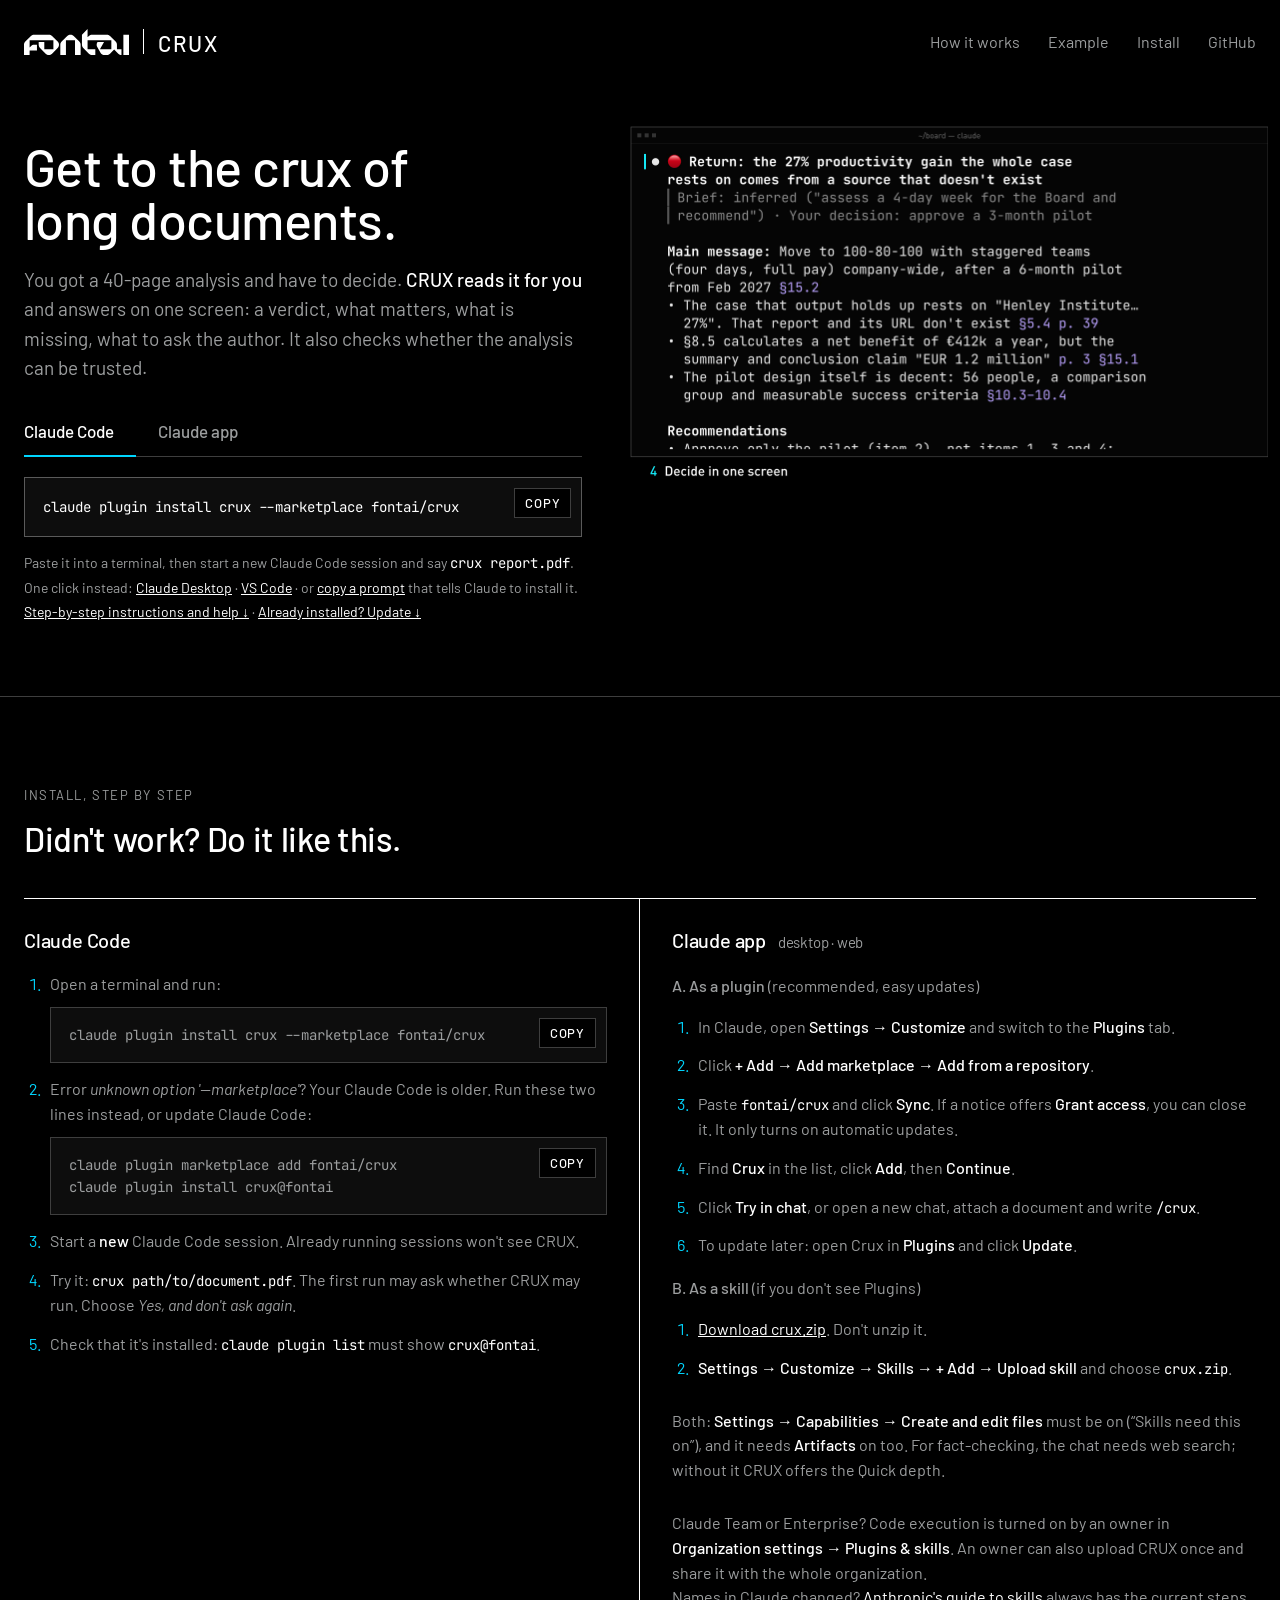
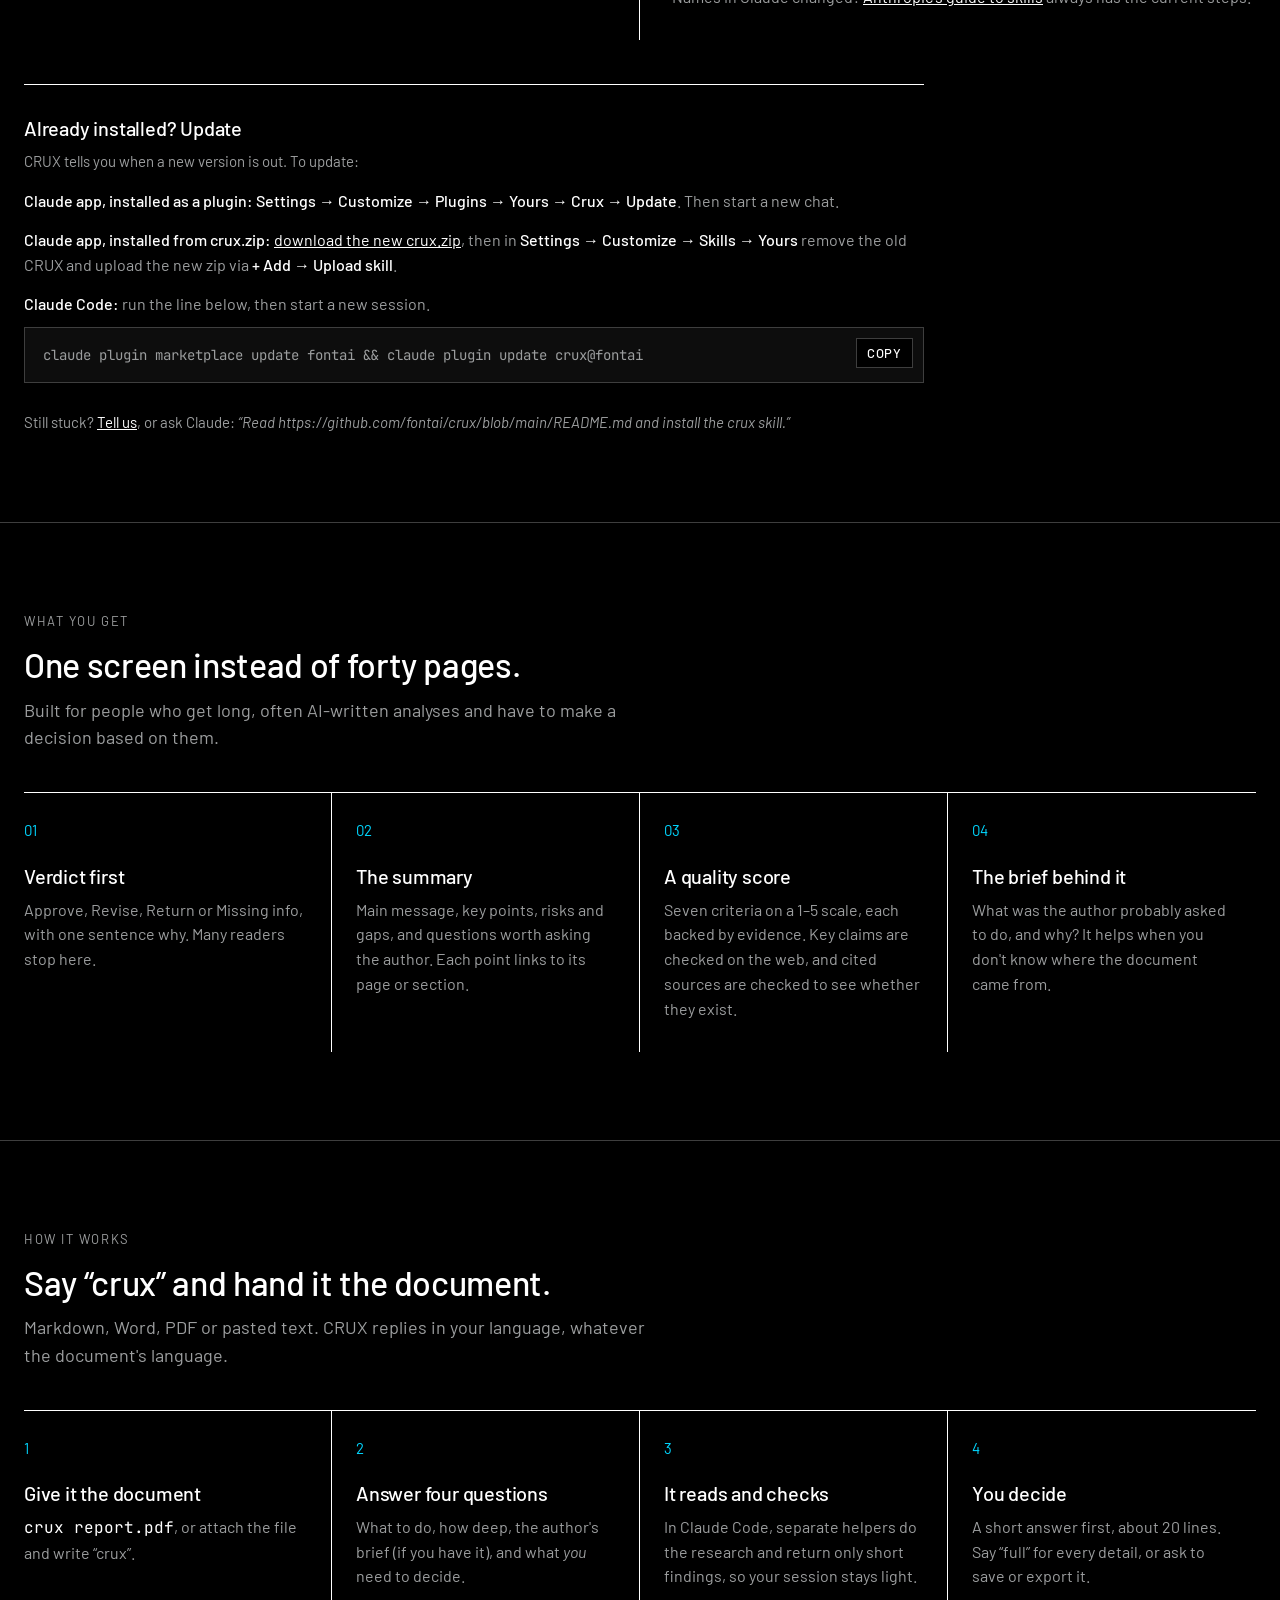
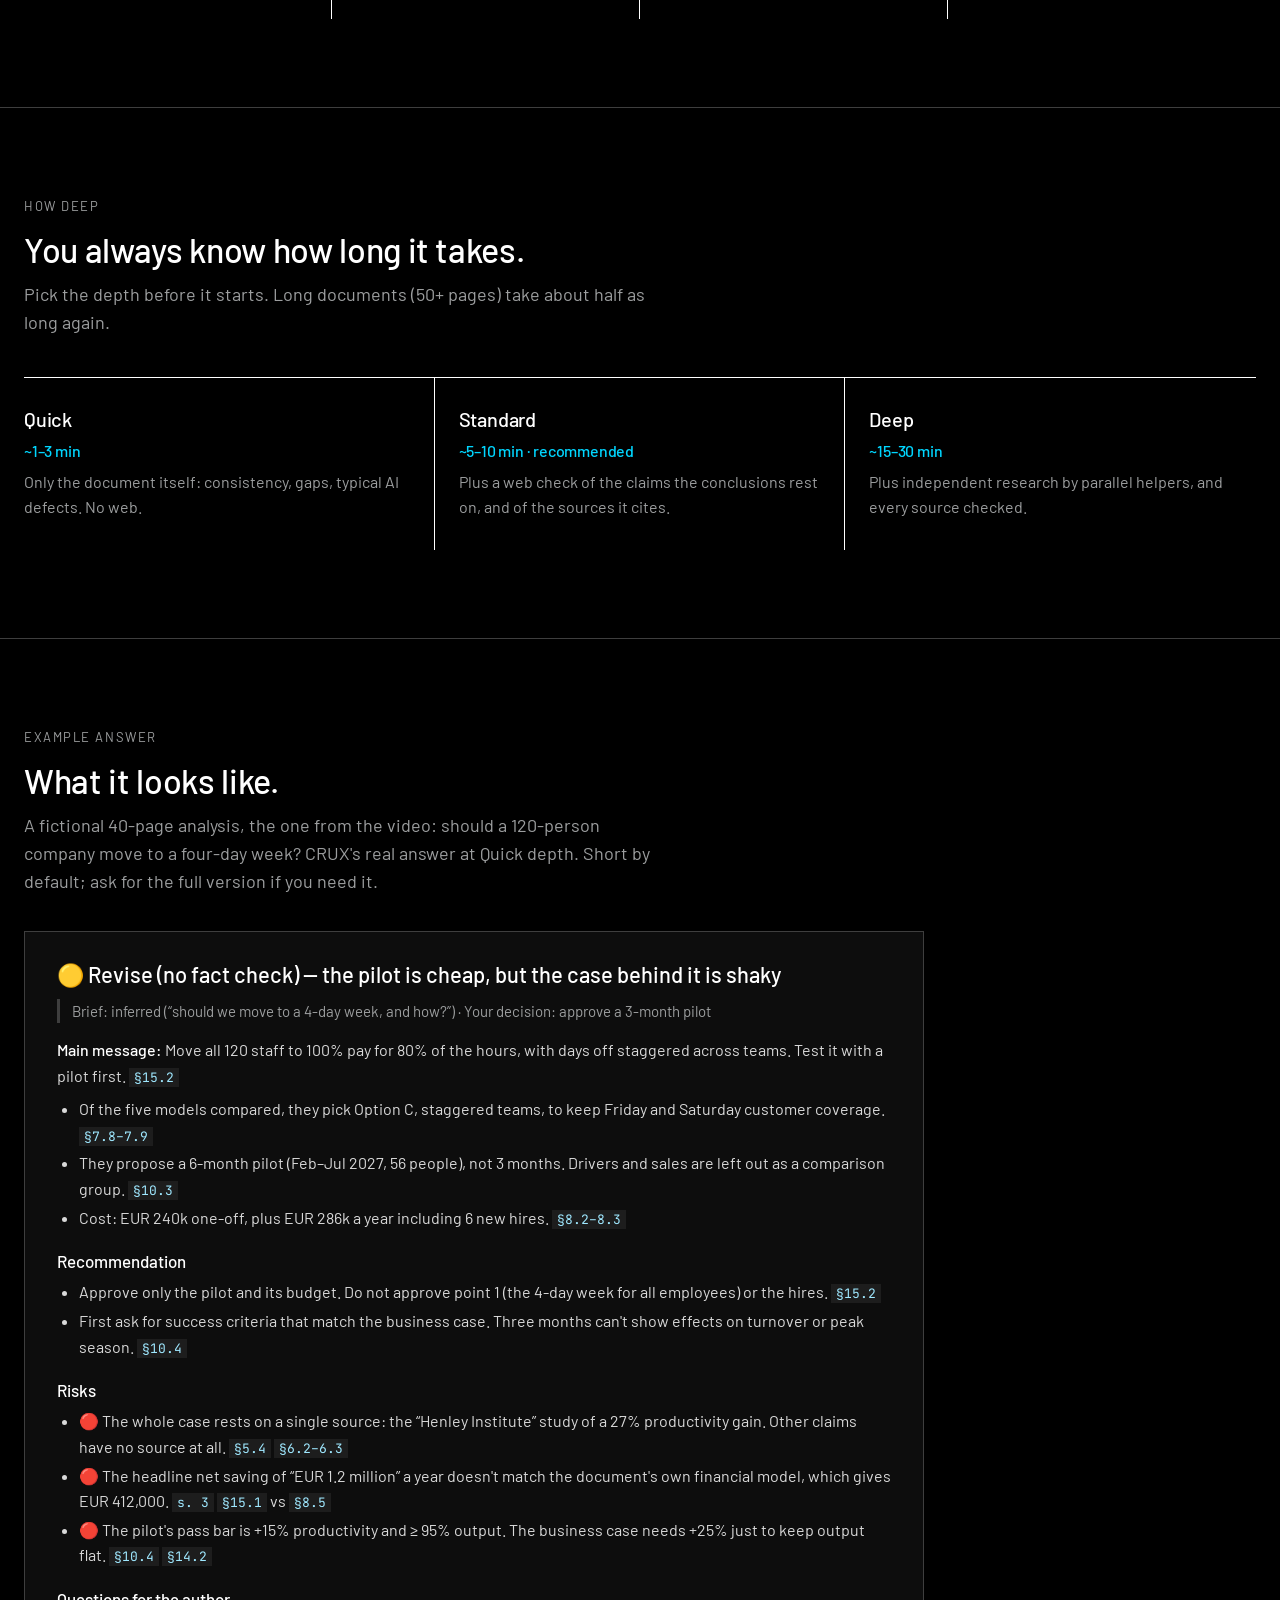
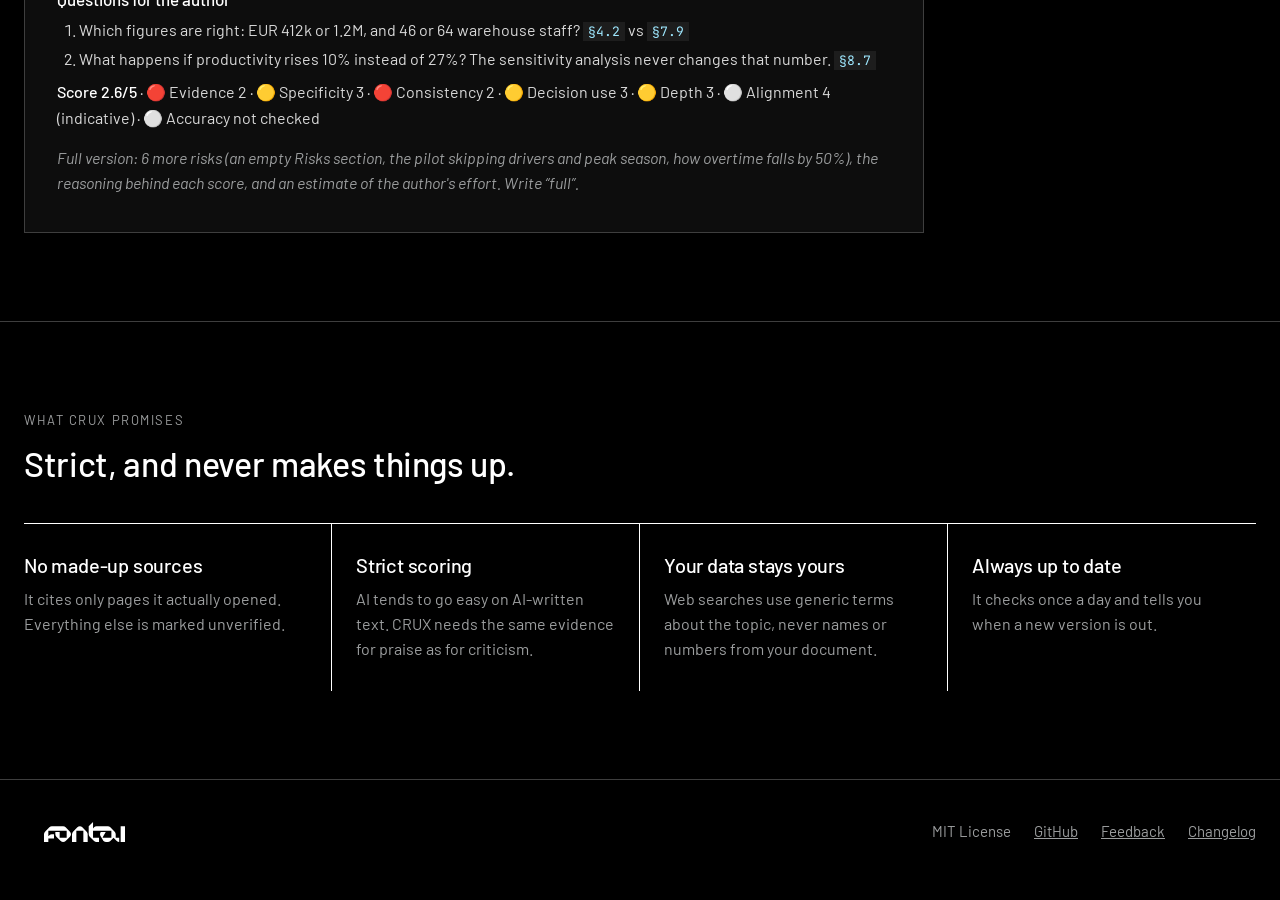
<file: site/index.html>
<!doctype html>
<html lang="en">
<head>
<meta charset="utf-8">
<meta name="viewport" content="width=device-width, initial-scale=1">
<title>Fontai CRUX — summarize and fact-check long documents</title>
<meta name="description" content="Free skill for Claude. Give it a long report or AI-written analysis and get one screen: verdict, key points, risks and a fact-checked quality score.">
<link rel="canonical" href="https://crux.fontai.org/">
<meta name="robots" content="index, follow, max-image-preview:large">
<meta name="author" content="Fontai">
<meta name="theme-color" content="#000000">
<meta name="color-scheme" content="dark">

<!-- Open Graph: iMessage, WhatsApp, Slack, LinkedIn, Facebook -->
<meta property="og:type" content="website">
<meta property="og:site_name" content="Fontai">
<meta property="og:locale" content="en_US">
<meta property="og:url" content="https://crux.fontai.org/">
<meta property="og:title" content="Fontai CRUX — get to the crux of long documents">
<meta property="og:description" content="Verdict, summary and a fact-checked quality score on one screen. A free skill for Claude Code and the Claude app.">
<meta property="og:image" content="https://crux.fontai.org/assets/og.png">
<meta property="og:image:type" content="image/png">
<meta property="og:image:width" content="1200">
<meta property="og:image:height" content="630">
<meta property="og:image:alt" content="Fontai CRUX: Get to the crux of long documents. Next to it, a sample answer starting with VERDICT: Return.">
<meta property="og:video" content="https://crux.fontai.org/assets/demo.mp4">
<meta property="og:video:type" content="video/mp4">
<meta property="og:video:width" content="2560">
<meta property="og:video:height" content="1440">

<!-- X / Twitter -->
<meta name="twitter:card" content="summary_large_image">
<meta name="twitter:title" content="Fontai CRUX — get to the crux of long documents">
<meta name="twitter:description" content="Verdict, summary and a fact-checked quality score on one screen. A free skill for Claude.">
<meta name="twitter:image" content="https://crux.fontai.org/assets/og.png">
<meta name="twitter:image:alt" content="Fontai CRUX: Get to the crux of long documents.">

<link rel="icon" href="assets/favicon.svg" type="image/svg+xml">
<link rel="apple-touch-icon" href="assets/apple-touch-icon.png">

<script type="application/ld+json">
{
  "@context": "https://schema.org",
  "@graph": [
    {
      "@type": "SoftwareApplication",
      "name": "Fontai CRUX",
      "alternateName": "crux",
      "url": "https://crux.fontai.org/",
      "description": "A free skill for Claude that reads long documents and answers on one screen: a verdict, the key points, risks and gaps, questions for the author, and an evidence-based quality score with fact and source checking.",
      "applicationCategory": "BusinessApplication",
      "applicationSubCategory": "Claude skill",
      "operatingSystem": "Claude Code, Claude app (web, desktop)",
      "isAccessibleForFree": true,
      "offers": { "@type": "Offer", "price": "0", "priceCurrency": "USD" },
      "license": "https://opensource.org/licenses/MIT",
      "downloadUrl": "https://github.com/fontai/crux/releases/latest/download/crux.zip",
      "installUrl": "https://crux.fontai.org/#install",
      "screenshot": "https://crux.fontai.org/assets/demo-poster.jpg",
      "image": "https://crux.fontai.org/assets/og.png",
      "sameAs": ["https://github.com/fontai/crux"],
      "publisher": { "@type": "Organization", "name": "Fontai", "url": "https://fontai.com" }
    },
    {
      "@type": "VideoObject",
      "name": "Fontai CRUX demo: from a 40-page document to one screen",
      "description": "Install CRUX, hand it a long analysis, answer four questions and get a verdict, summary, risks and a fact-checked score.",
      "thumbnailUrl": "https://crux.fontai.org/assets/demo-poster.jpg",
      "contentUrl": "https://crux.fontai.org/assets/demo.mp4",
      "uploadDate": "2026-11-18",
      "duration": "PT54S"
    }
  ]
}
</script>
<link rel="preconnect" href="https://fonts.googleapis.com">
<link rel="preconnect" href="https://fonts.gstatic.com" crossorigin>
<link href="https://fonts.googleapis.com/css2?family=Barlow:wght@400;500&family=JetBrains+Mono:wght@400&display=swap" rel="stylesheet">
<style>
  :root {
    --black: #000; --white: #fff; --muted: #9c9e9f; --rule: #3e3e3e;
    --accent: #00d6ff; --red: #ff0000;
    --sans: "DIN Pro", "DIN Alternate", "Barlow", Verdana, sans-serif;
    --mono: "JetBrains Mono", "SF Mono", Menlo, Consolas, monospace;
    --max: 1120px;
  }
  * { box-sizing: border-box; margin: 0; padding: 0; }
  html { background: var(--black); color: var(--white); scroll-behavior: smooth; }
  body { font: 400 18px/1.55 var(--sans); -webkit-font-smoothing: antialiased; }
  a { color: inherit; }
  .wrap { max-width: var(--max); margin: 0 auto; padding: 0 24px; }
  section { padding: 88px 0; border-top: 1px solid var(--rule); }
  h1, h2, h3 { font-weight: 500; letter-spacing: -0.01em; }
  h2 { font-size: 34px; line-height: 1.15; margin-bottom: 12px; }
  h3 { font-size: 20px; margin-bottom: 6px; }
  .lead { color: var(--muted); max-width: 640px; }
  .label { font-size: 13px; letter-spacing: 0.12em; text-transform: uppercase; color: var(--muted); margin-bottom: 14px; }

  /* header */
  header { padding: 28px 0; }
  header .wrap { display: flex; align-items: center; justify-content: space-between; gap: 16px; }
  .brand { display: flex; align-items: center; gap: 14px; text-decoration: none; }
  .brand img { height: 26px; width: auto; display: block; }
  .brand span { font-size: 22px; font-weight: 500; letter-spacing: 0.08em; padding-left: 14px; border-left: 1px solid var(--white); line-height: 1; padding-top: 3px; }
  nav a { text-decoration: none; color: var(--muted); margin-left: 24px; font-size: 16px; }
  nav a:hover { color: var(--white); }

  /* hero */
  .hero { padding: 64px 0 56px; border-top: 0; }
  .hero h1 { font-size: clamp(40px, 7vw, 76px); line-height: 1.02; max-width: 900px; }
  .hero-text > p { font-size: 21px; color: var(--muted); max-width: 680px; margin: 22px 0 30px; }
  .hero-text > p strong { color: var(--white); font-weight: 500; }
  .btns { display: flex; flex-wrap: wrap; gap: 12px; }
  .btn { display: inline-flex; align-items: center; gap: 10px; padding: 14px 22px; font: 500 17px var(--sans); text-decoration: none; border: 1px solid var(--white); background: transparent; color: var(--white); cursor: pointer; }
  .btn:hover { background: var(--white); color: var(--black); }
  .btn.primary { background: var(--accent); border-color: var(--accent); color: var(--black); }
  .btn.primary:hover { background: var(--white); border-color: var(--white); }
  .video { margin: 24px -24px 0; aspect-ratio: 16 / 9; background: var(--black); }
  @media (max-width: 560px) { .video { margin: 16px -16px 0; } }
  .video video, .video img { display: block; width: 100%; height: 100%; object-fit: cover; }

  /* 4-cell grid with hairline rules — the Fontai device */
  .grid { display: grid; grid-template-columns: repeat(4, 1fr); margin-top: 40px; border-top: 1px solid var(--white); }
  .grid > div { padding: 26px 24px 30px 0; border-right: 1px solid var(--white); }
  .grid > div + div { padding-left: 24px; }
  .grid > div:last-child { border-right: 0; }
  .grid .n { font-size: 15px; color: var(--accent); margin-bottom: 18px; }
  .grid p { color: var(--muted); font-size: 16px; }
  .grid.three { grid-template-columns: repeat(3, 1fr); }

  /* install */
  .tabs { display: flex; gap: 0; margin-top: 36px; border-bottom: 1px solid var(--rule); }
  .tab { font: 500 17px var(--sans); color: var(--muted); background: none; border: 0; padding: 12px 22px 14px 0; margin-right: 22px; cursor: pointer; border-bottom: 2px solid transparent; margin-bottom: -1px; }
  .tab[aria-selected="true"] { color: var(--white); border-bottom-color: var(--accent); }
  .panel { padding-top: 30px; }
  .panel[hidden] { display: none; }
  .step { display: grid; grid-template-columns: 44px 1fr; gap: 0 8px; margin-bottom: 26px; max-width: 820px; }
  .step .n { color: var(--accent); font-size: 17px; padding-top: 1px; }
  .step > div { min-width: 0; }
  .grid > div, .term, .code { min-width: 0; }
  .step p { color: var(--muted); margin-bottom: 10px; }
  .step p strong { color: var(--white); font-weight: 500; }
  .code { position: relative; background: #0d0d0d; border: 1px solid var(--rule); font: 400 15px/1.6 var(--mono); padding: 16px 92px 16px 18px; overflow-x: auto; white-space: pre; }
  .copy { position: absolute; top: 10px; right: 10px; font: 500 13px var(--sans); letter-spacing: 0.06em; text-transform: uppercase; background: var(--black); color: var(--white); border: 1px solid var(--rule); padding: 6px 10px; cursor: pointer; }
  .copy:hover { border-color: var(--white); }
  .copy.done { color: var(--accent); border-color: var(--accent); }
  .or { color: var(--muted); font-size: 15px; margin: 6px 0 22px 52px; }

  .install { margin-top: 8px; max-width: 860px; }
  .install .tabs { margin-top: 0; }
  .install .panel { padding-top: 20px; }
  .code.big { font-size: 18px; padding: 20px 100px 20px 22px; border-color: #5a5a5a; }
  .alts { color: var(--muted); font-size: 15px; margin-top: 14px; line-height: 1.7; }
  .alts a { color: var(--white); }
  .alts code { font-family: var(--mono); color: var(--white); font-size: 14px; }
  .alts strong { color: var(--white); font-weight: 500; }

  .grid.two { grid-template-columns: 1fr 1fr; }
  .grid.two > div { padding-right: 32px; }
  .grid.two > div + div { padding-left: 32px; padding-right: 0; }
  .grid h3 .sub { color: var(--muted); font-size: 15px; font-weight: 400; margin-left: 8px; }
  .steps { margin: 16px 0 0 20px; color: var(--muted); font-size: 16px; }
  .steps li { margin-bottom: 14px; padding-left: 6px; }
  .steps li::marker { color: var(--accent); }
  .steps strong, .note strong { color: var(--white); font-weight: 500; }
  .steps code, .note code { font-family: var(--mono); color: var(--white); font-size: 14px; }
  .steps a:not(.btn), .note a { color: var(--white); }
  .steps .code { margin-top: 10px; font-size: 14px; white-space: pre-wrap; overflow-wrap: anywhere; padding-right: 84px; }
  .steps .btn { margin-bottom: 6px; }
  .note { color: var(--muted); font-size: 15px; margin-top: 28px; }
  .update { margin-top: 44px; padding-top: 28px; border-top: 1px solid var(--white); max-width: 900px; }
  .update .steps { list-style: none; margin-left: 0; }
  .update .steps li { padding-left: 0; }
  .steps-intro { color: var(--white); font-size: 16px; margin-top: 18px; }
  .steps-intro strong { font-weight: 500; }

  /* example output */
  .answer { background: #0d0d0d; border: 1px solid var(--rule); margin-top: 36px; padding: 28px 32px; font-size: 16px; line-height: 1.6; color: #d9d9d9; max-width: 900px; }
  .answer h4 { font-size: 22px; font-weight: 500; color: var(--white); line-height: 1.3; }
  .answer h5 { font-size: 17px; font-weight: 500; color: var(--white); margin: 18px 0 4px; }
  .answer blockquote { border-left: 3px solid var(--rule); padding-left: 12px; color: var(--muted); margin: 10px 0 14px; font-size: 15px; }
  .answer p { margin: 8px 0; }
  .answer b { color: var(--white); font-weight: 500; }
  .answer ul, .answer ol { padding-left: 22px; }
  .answer li { margin: 3px 0; }
  .answer code { font: 400 13px var(--mono); background: #1d1d1d; color: #9fe8ff; padding: 1px 5px; white-space: nowrap; }
  .answer .more { color: var(--muted); font-style: italic; margin-top: 14px; }
  @media (max-width: 560px) { .answer { padding: 18px 16px; font-size: 15px; } }

  .term { background: #0d0d0d; border: 1px solid var(--rule); margin-top: 36px; font: 400 15px/1.65 var(--mono); padding: 26px 28px; overflow-x: auto; white-space: pre-wrap; color: #d9d9d9; }
  .term b { color: var(--white); font-weight: 400; }
  .term .v { color: var(--accent); }
  .term .w { color: var(--red); }
  .term .dim { color: var(--muted); }

  /* depth table */
  .depth .grid > div h3 span { color: var(--accent); font-size: 16px; display: block; margin-top: 4px; }

  footer { border-top: 1px solid var(--rule); padding: 40px 0 56px; color: var(--muted); font-size: 15px; }
  footer .wrap { display: flex; flex-wrap: wrap; justify-content: space-between; gap: 20px; align-items: center; }
  footer img { height: 20px; display: block; }
  footer a { color: var(--muted); margin-left: 20px; }
  footer a:hover { color: var(--white); }


  /* wide screens: text + install left, video right — the whole hero fits one screen */
  @media (min-width: 1100px) {
    .wrap { max-width: 1320px; }
    .hero { padding: 56px 0 72px; }
    .hero .wrap { display: grid; grid-template-columns: minmax(0, 1fr) minmax(0, 1.12fr); gap: 48px; align-items: start; }
    .hero h1 { font-size: clamp(44px, 4.1vw, 62px); }
    .hero-text > p { font-size: 19px; margin: 18px 0 26px; }
    .hero .code.big { font-size: clamp(13px, 1.1vw, 15px); padding: 18px 88px 18px 18px; }
    .hero .video { margin: -2.2% -2% 0 0; }
    .hero .alts { font-size: 14px; }
  }

  @media (max-width: 860px) {
    .grid, .grid.three { grid-template-columns: 1fr 1fr; border-top: 0; }
    .grid.two { grid-template-columns: 1fr; }
    .grid.two > div, .grid.two > div + div { padding-left: 0; padding-right: 0; }
    .grid > div, .grid > div + div { border-right: 0; border-top: 1px solid var(--white); padding: 22px 16px 24px 0; }
    nav a:not(:last-child) { display: none; }
  }
  @media (max-width: 560px) {
    body { font-size: 17px; }
    .wrap { padding: 0 16px; }
    section { padding: 64px 0; }
    h2 { font-size: 28px; }
    .grid, .grid.three { grid-template-columns: 1fr; }
    .brand span { font-size: 19px; }
    .or { margin-left: 0; }
    .step { grid-template-columns: 32px 1fr; }
    .term { padding: 18px 16px; font-size: 13px; }
    .code { white-space: pre-wrap; word-break: normal; overflow-wrap: anywhere; font-size: 14px; padding-right: 18px; padding-top: 46px; }
    .code.big { font-size: 16px; padding: 46px 18px 18px; }
    .grid.two > div, .grid.two > div + div { padding-left: 0; padding-right: 0; }
  }
  @media (prefers-reduced-motion: reduce) { html { scroll-behavior: auto; } }
</style>
</head>
<body>

<header>
  <div class="wrap">
    <a class="brand" href="https://fontai.com" aria-label="Fontai">
      <img src="assets/fontai-logo.svg" alt="Fontai" width="105" height="26">
      <span>CRUX</span>
    </a>
    <nav>
      <a href="#how">How it works</a>
      <a href="#example">Example</a>
      <a href="#install-steps">Install</a>
      <a href="https://github.com/fontai/crux">GitHub</a>
    </nav>
  </div>
</header>

<main>
  <section class="hero">
    <div class="wrap">
      <div class="hero-text">
      <h1>Get to the crux of long&nbsp;documents.</h1>
      <p>You got a 40-page analysis and have to decide. <strong>CRUX reads it for you</strong> and answers on one screen: a verdict, what matters, what is missing, what to ask the author. It also checks whether the analysis can be trusted.</p>
      <div class="install" id="install">
        <div class="tabs" role="tablist">
          <button class="tab" role="tab" aria-selected="true" aria-controls="p-code" id="t-code">Claude Code</button>
          <button class="tab" role="tab" aria-selected="false" aria-controls="p-app" id="t-app">Claude app</button>
        </div>
        <div class="panel" id="p-code" role="tabpanel" aria-labelledby="t-code">
          <div class="code big"><span>claude plugin install crux --marketplace fontai/crux</span><button class="copy" type="button">Copy</button></div>
          <p class="alts">Paste it into a terminal, then start a new Claude Code session and say <code>crux report.pdf</code>.<br>
          One click instead: <a href="claude://code/new?q=Read%20https%3A%2F%2Fgithub.com%2Ffontai%2Fcrux%2Fblob%2Fmain%2FREADME.md%20and%20install%20the%20crux%20skill.">Claude Desktop</a> · <a href="vscode://anthropic.claude-code/install-plugin?plugin=crux&amp;marketplace=fontai/crux">VS Code</a> · or <a href="#" class="copy-prompt" data-text="Read https://github.com/fontai/crux/blob/main/README.md and install the crux skill.">copy a prompt</a> that tells Claude to install it.<br><a href="#install-steps">Step-by-step instructions and help ↓</a> · <a href="#update">Already installed? Update ↓</a></p>
        </div>
        <div class="panel" id="p-app" role="tabpanel" aria-labelledby="t-app" hidden>
          <div class="code big"><span>fontai/crux</span><button class="copy" type="button">Copy</button></div>
          <p class="alts">In Claude: <strong>Settings → Customize → Plugins → + Add → Add marketplace → Add from a repository</strong>, paste <code>fontai/crux</code>, click <strong>Sync</strong>, then <strong>Add</strong> next to Crux.<br>
          Or <a href="https://github.com/fontai/crux/releases/latest/download/crux.zip">download crux.zip</a> and upload it as a skill.<br><a href="#install-steps">Step-by-step instructions and help ↓</a> · <a href="#update">Already installed? Update ↓</a></p>
        </div>
      </div>
      </div>
      <div class="video">
        <video autoplay muted loop playsinline preload="metadata" poster="assets/demo-poster.jpg" aria-label="Demo: installing CRUX and analysing a long document in Claude Code">
          <source src="assets/demo.mp4" type="video/mp4">
        </video>
      </div>
    </div>
  </section>

  <section id="install-steps">
    <div class="wrap">
      <div class="label">Install, step by step</div>
      <h2>Didn't work? Do it like this.</h2>
      <div class="grid two">
        <div>
          <h3>Claude Code</h3>
          <ol class="steps">
            <li>Open a terminal and run:<div class="code"><span>claude plugin install crux --marketplace fontai/crux</span><button class="copy" type="button">Copy</button></div></li>
            <li>Error <em>unknown option '--marketplace'</em>? Your Claude Code is older. Run these two lines instead, or update Claude Code:<div class="code"><span>claude plugin marketplace add fontai/crux
claude plugin install crux@fontai</span><button class="copy" type="button">Copy</button></div></li>
            <li>Start a <strong>new</strong> Claude Code session. Already running sessions won't see CRUX.</li>
            <li>Try it: <code>crux path/to/document.pdf</code>. The first run may ask whether CRUX may run. Choose <em>Yes, and don't ask again</em>.</li>
            <li>Check that it's installed: <code>claude plugin list</code> must show <code>crux@fontai</code>.</li>
          </ol>
        </div>
        <div>
          <h3>Claude app <span class="sub">desktop · web</span></h3>
          <p class="steps-intro"><strong>A. As a plugin</strong> (recommended, easy updates)</p>
          <ol class="steps">
            <li>In Claude, open <strong>Settings → Customize</strong> and switch to the <strong>Plugins</strong> tab.</li>
            <li>Click <strong>+ Add → Add marketplace → Add from a repository</strong>.</li>
            <li>Paste <code>fontai/crux</code> and click <strong>Sync</strong>. If a notice offers <strong>Grant access</strong>, you can close it. It only turns on automatic updates.</li>
            <li>Find <strong>Crux</strong> in the list, click <strong>Add</strong>, then <strong>Continue</strong>.</li>
            <li>Click <strong>Try in chat</strong>, or open a new chat, attach a document and write <code>/crux</code>.</li>
            <li>To update later: open Crux in <strong>Plugins</strong> and click <strong>Update</strong>.</li>
          </ol>
          <p class="steps-intro"><strong>B. As a skill</strong> (if you don't see Plugins)</p>
          <ol class="steps">
            <li><a href="https://github.com/fontai/crux/releases/latest/download/crux.zip">Download crux.zip</a>. Don't unzip it.</li>
            <li><strong>Settings → Customize → Skills → + Add → Upload skill</strong> and choose <code>crux.zip</code>.</li>
          </ol>
          <p class="note">Both: <strong>Settings → Capabilities → Create and edit files</strong> must be on (“Skills need this on”), and it needs <strong>Artifacts</strong> on too. For fact-checking, the chat needs web search; without it CRUX offers the Quick depth.</p>
          <p class="note">Claude Team or Enterprise? Code execution is turned on by an owner in <strong>Organization settings → Plugins &amp; skills</strong>. An owner can also upload CRUX once and share it with the whole organization.<br>Names in Claude changed? <a href="https://support.claude.com/en/articles/12512180-using-skills-in-claude">Anthropic's guide to skills</a> always has the current steps.</p>
        </div>
      </div>
      <div class="update" id="update">
        <h3>Already installed? Update</h3>
        <p class="note" style="margin-top:6px">CRUX tells you when a new version is out. To update:</p>
        <ul class="steps">
          <li><strong>Claude app, installed as a plugin:</strong> <strong>Settings → Customize → Plugins → Yours → Crux → Update</strong>. Then start a new chat.</li>
          <li><strong>Claude app, installed from crux.zip:</strong> <a href="https://github.com/fontai/crux/releases/latest/download/crux.zip">download the new crux.zip</a>, then in <strong>Settings → Customize → Skills → Yours</strong> remove the old CRUX and upload the new zip via <strong>+ Add → Upload skill</strong>.</li>
          <li><strong>Claude Code:</strong> run the line below, then start a new session.<div class="code"><span>claude plugin marketplace update fontai &amp;&amp; claude plugin update crux@fontai</span><button class="copy" type="button">Copy</button></div></li>
        </ul>
      </div>
      <p class="note">Still stuck? <a href="https://github.com/fontai/crux/issues">Tell us</a>, or ask Claude: <em>“Read https://github.com/fontai/crux/blob/main/README.md and install the crux skill.”</em></p>
    </div>
  </section>

  <section id="what">
    <div class="wrap">
      <div class="label">What you get</div>
      <h2>One screen instead of forty pages.</h2>
      <p class="lead">Built for people who get long, often AI-written analyses and have to make a decision based on them.</p>
      <div class="grid">
        <div><div class="n">01</div><h3>Verdict first</h3><p>Approve, Revise, Return or Missing info, with one sentence why. Many readers stop here.</p></div>
        <div><div class="n">02</div><h3>The summary</h3><p>Main message, key points, risks and gaps, and questions worth asking the author. Each point links to its page or section.</p></div>
        <div><div class="n">03</div><h3>A quality score</h3><p>Seven criteria on a 1–5 scale, each backed by evidence. Key claims are checked on the web, and cited sources are checked to see whether they exist.</p></div>
        <div><div class="n">04</div><h3>The brief behind it</h3><p>What was the author probably asked to do, and why? It helps when you don't know where the document came from.</p></div>
      </div>
    </div>
  </section>

  <section id="how">
    <div class="wrap">
      <div class="label">How it works</div>
      <h2>Say “crux” and hand it the document.</h2>
      <p class="lead">Markdown, Word, PDF or pasted text. CRUX replies in your language, whatever the document's language.</p>
      <div class="grid">
        <div><div class="n">1</div><h3>Give it the document</h3><p><code style="font-family:var(--mono);color:#fff">crux report.pdf</code>, or attach the file and write “crux”.</p></div>
        <div><div class="n">2</div><h3>Answer four questions</h3><p>What to do, how deep, the author's brief (if you have it), and what <em>you</em> need to decide.</p></div>
        <div><div class="n">3</div><h3>It reads and checks</h3><p>In Claude Code, separate helpers do the research and return only short findings, so your session stays light.</p></div>
        <div><div class="n">4</div><h3>You decide</h3><p>A short answer first, about 20 lines. Say “full” for every detail, or ask to save or export it.</p></div>
      </div>
    </div>
  </section>

  <section class="depth">
    <div class="wrap">
      <div class="label">How deep</div>
      <h2>You always know how long it takes.</h2>
      <p class="lead">Pick the depth before it starts. Long documents (50+ pages) take about half as long again.</p>
      <div class="grid three">
        <div><h3>Quick<span>~1–3 min</span></h3><p>Only the document itself: consistency, gaps, typical AI defects. No web.</p></div>
        <div><h3>Standard<span>~5–10 min · recommended</span></h3><p>Plus a web check of the claims the conclusions rest on, and of the sources it cites.</p></div>
        <div><h3>Deep<span>~15–30 min</span></h3><p>Plus independent research by parallel helpers, and every source checked.</p></div>
      </div>
    </div>
  </section>

  <section id="example">
    <div class="wrap">
      <div class="label">Example answer</div>
      <h2>What it looks like.</h2>
      <p class="lead">A fictional 40-page analysis, the one from the video: should a 120-person company move to a four-day week? CRUX's real answer at Quick depth. Short by default; ask for the full version if you need it.</p>
<div class="answer">
<h4>🟡 Revise (no fact check) — the pilot is cheap, but the case behind it is shaky</h4>
<blockquote>Brief: inferred (“should we move to a 4-day week, and how?”) · Your decision: approve a 3-month pilot</blockquote>
<p><b>Main message:</b> Move all 120 staff to 100% pay for 80% of the hours, with days off staggered across teams. Test it with a pilot first. <code>§15.2</code></p>
<ul>
<li>Of the five models compared, they pick Option C, staggered teams, to keep Friday and Saturday customer coverage. <code>§7.8–7.9</code></li>
<li>They propose a 6-month pilot (Feb–Jul 2027, 56 people), not 3 months. Drivers and sales are left out as a comparison group. <code>§10.3</code></li>
<li>Cost: EUR 240k one-off, plus EUR 286k a year including 6 new hires. <code>§8.2–8.3</code></li>
</ul>
<h5>Recommendation</h5>
<ul>
<li>Approve only the pilot and its budget. Do not approve point 1 (the 4-day week for all employees) or the hires. <code>§15.2</code></li>
<li>First ask for success criteria that match the business case. Three months can't show effects on turnover or peak season. <code>§10.4</code></li>
</ul>
<h5>Risks</h5>
<ul>
<li>🔴 The whole case rests on a single source: the “Henley Institute” study of a 27% productivity gain. Other claims have no source at all. <code>§5.4</code> <code>§6.2–6.3</code></li>
<li>🔴 The headline net saving of “EUR 1.2 million” a year doesn't match the document's own financial model, which gives EUR 412,000. <code>s. 3</code> <code>§15.1</code> vs <code>§8.5</code></li>
<li>🔴 The pilot's pass bar is +15% productivity and ≥ 95% output. The business case needs +25% just to keep output flat. <code>§10.4</code> <code>§14.2</code></li>
</ul>
<h5>Questions for the author</h5>
<ol>
<li>Which figures are right: EUR 412k or 1.2M, and 46 or 64 warehouse staff? <code>§4.2</code> vs <code>§7.9</code></li>
<li>What happens if productivity rises 10% instead of 27%? The sensitivity analysis never changes that number. <code>§8.7</code></li>
</ol>
<p><b>Score 2.6/5</b> · 🔴 Evidence 2 · 🟡 Specificity 3 · 🔴 Consistency 2 · 🟡 Decision use 3 · 🟡 Depth 3 · ⚪ Alignment 4 (indicative) · ⚪ Accuracy not checked</p>
<p class="more">Full version: 6 more risks (an empty Risks section, the pilot skipping drivers and peak season, how overtime falls by 50%), the reasoning behind each score, and an estimate of the author's effort. Write “full”.</p>
</div>
    </div>
  </section>


  <section>
    <div class="wrap">
      <div class="label">What CRUX promises</div>
      <h2>Strict, and never makes things up.</h2>
      <div class="grid">
        <div><h3>No made-up sources</h3><p>It cites only pages it actually opened. Everything else is marked unverified.</p></div>
        <div><h3>Strict scoring</h3><p>AI tends to go easy on AI-written text. CRUX needs the same evidence for praise as for criticism.</p></div>
        <div><h3>Your data stays yours</h3><p>Web searches use generic terms about the topic, never names or numbers from your document.</p></div>
        <div><h3>Always up to date</h3><p>It checks once a day and tells you when a new version is out.</p></div>
      </div>
    </div>
  </section>
</main>

<footer>
  <div class="wrap">
    <a href="https://fontai.com" aria-label="Fontai"><img src="assets/fontai-logo.svg" alt="Fontai" width="81" height="20" style="margin:0"></a>
    <div>
      MIT License
      <a href="https://github.com/fontai/crux">GitHub</a>
      <a href="https://github.com/fontai/crux/issues">Feedback</a>
      <a href="https://github.com/fontai/crux/blob/main/CHANGELOG.md">Changelog</a>
    </div>
  </div>
</footer>

<script>
  document.querySelectorAll('.copy').forEach(function (b) {
    b.addEventListener('click', function () {
      var text = b.previousElementSibling.textContent;
      var done = function () { b.textContent = 'Copied'; b.classList.add('done'); setTimeout(function () { b.textContent = 'Copy'; b.classList.remove('done'); }, 1800); };
      if (navigator.clipboard) navigator.clipboard.writeText(text).then(done, function () {});
    });
  });
  document.querySelectorAll('.copy-prompt').forEach(function (a) {
    a.addEventListener('click', function (e) {
      e.preventDefault();
      if (navigator.clipboard) navigator.clipboard.writeText(a.dataset.text).then(function () {
        var t = a.textContent; a.textContent = 'copied ✓'; setTimeout(function () { a.textContent = t; }, 1800);
      });
    });
  });
  var tabs = document.querySelectorAll('.tab');
  tabs.forEach(function (t) {
    t.addEventListener('click', function () {
      tabs.forEach(function (o) {
        var on = o === t;
        o.setAttribute('aria-selected', on);
        document.getElementById(o.getAttribute('aria-controls')).hidden = !on;
      });
    });
  });
  if (/Android|iPhone|iPad/i.test(navigator.userAgent)) document.getElementById('t-app').click();
</script>
</body>
</html>
</file>
